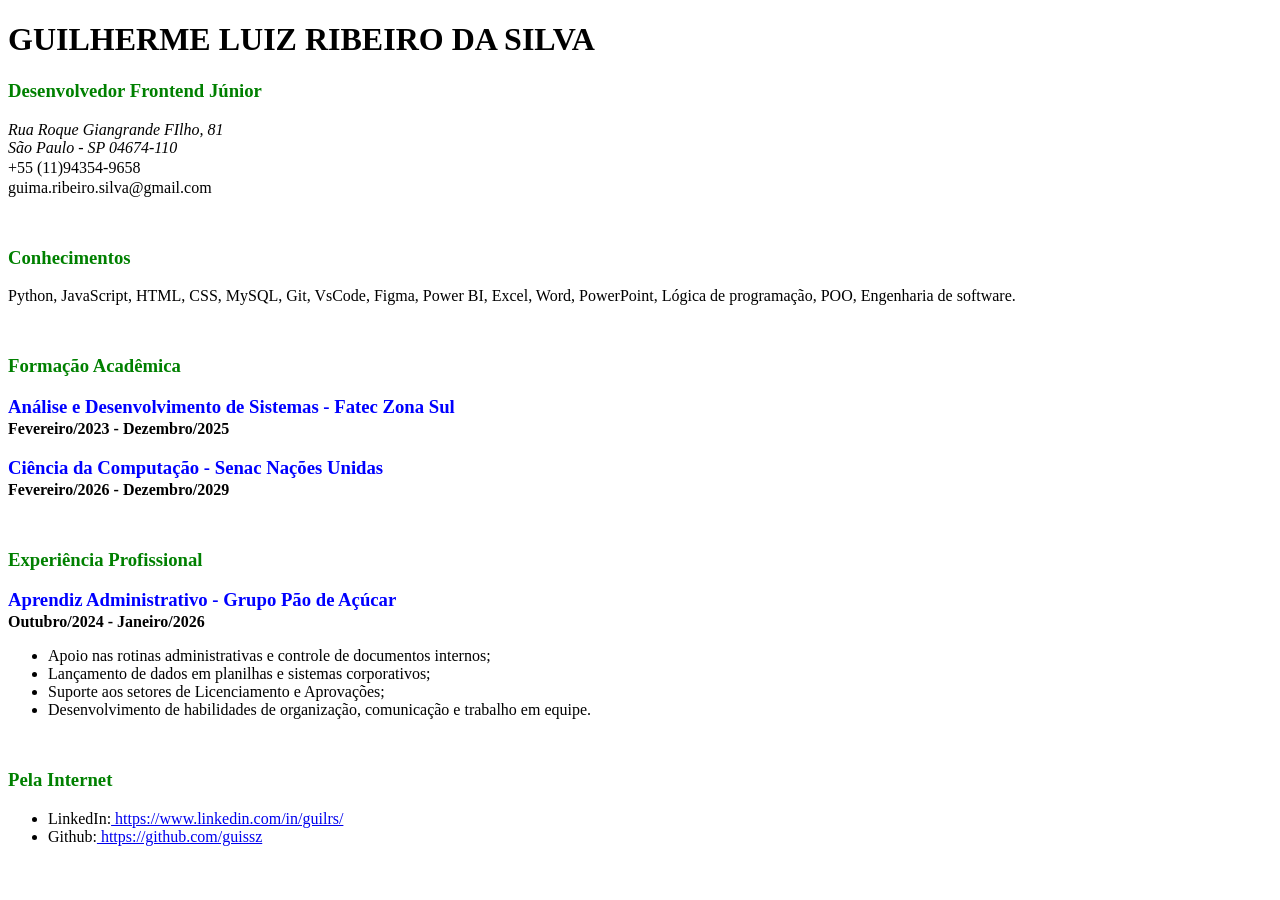
<file: projeto01-single-page-cv/index.html>
<!DOCTYPE html>
<html lang="pt-BR">
<head>
    <meta charset="UTF-8">
    <meta name="viewport" content="width=device-width, initial-scale=1.0">
    <title>Currículo</title>
    <meta name="description" content="Currículo online de Guilherme Silva, estudante de Análise e Desenvolvimento de Sistemas com foco em Frontend.">
    <meta name="keywords" content="currículo, frontend, desenvolvedor web, HTML, CSS, JavaScript">
    <meta name="author" content="Guilherme Silva">
    <meta name="robots" content="index, follow">
    <style>
        p {
            margin: 2px 0px 2px 0px
        }

        h2 {
            margin: 50px 0px 1px 0px;
        }
    </style>
</head>
<body>
    
    <header>
        <h1>GUILHERME LUIZ RIBEIRO DA SILVA</h1>
        <h3 style="color: green;">Desenvolvedor Frontend Júnior</h3>
        <address>
            Rua Roque Giangrande FIlho, 81 <br>
            São Paulo - SP 04674-110
        </address>
        <p>+55 (11)94354-9658</p>
        <p>guima.ribeiro.silva@gmail.com</p>
    </header>

    <main>
        <section>
            <h3 style="color: green; margin-top: 50px;">Conhecimentos</h3>
            <p>Python, JavaScript, HTML, CSS, MySQL, Git, VsCode, Figma, Power BI, Excel, Word, PowerPoint, Lógica de programação, POO, Engenharia de software.</p>
        </section>
        <section>
            <h3 style="color: green; margin-top: 50px;">Formação Acadêmica</h3>
            <h3 style="color: blue; margin-bottom: 1px;">Análise e Desenvolvimento de Sistemas - Fatec Zona Sul</h3>
            <p style="font-weight: bold;">Fevereiro/2023 - Dezembro/2025</p>
            <h3 style="color: blue; margin-bottom: 1px;">Ciência da Computação - Senac Nações Unidas</h3>
            <p style="font-weight: bold;">Fevereiro/2026 - Dezembro/2029</p>
        </section>
        <section>
            <h3 style="color: green; margin-top: 50px;">Experiência Profissional</h3>
            <h3 style="color: blue; margin-bottom: 1px;">Aprendiz Administrativo - Grupo Pão de Açúcar</h3>
            <p style="font-weight: bold;">Outubro/2024 - Janeiro/2026</p>
            <ul>
                <li>Apoio nas rotinas administrativas e controle de documentos internos;</li>
                <li>Lançamento de dados em planilhas e sistemas corporativos;</li>
                <li>Suporte aos setores de Licenciamento e Aprovações;</li>
                <li>Desenvolvimento de habilidades de organização, comunicação e trabalho em equipe.</li>
            </ul>
        </section>
        <section>
            <h3 style="color: green; margin-top: 50px">Pela Internet</h3>
            <ul>
                <li>LinkedIn:<a href="https://www.linkedin.com/in/guilrs/"> https://www.linkedin.com/in/guilrs/</a></li>
                <li>Github:<a href="https://github.com/guissz"> https://github.com/guissz</a></li>
            </ul>
        </section>
    </main>

</body>
</html>
</file>
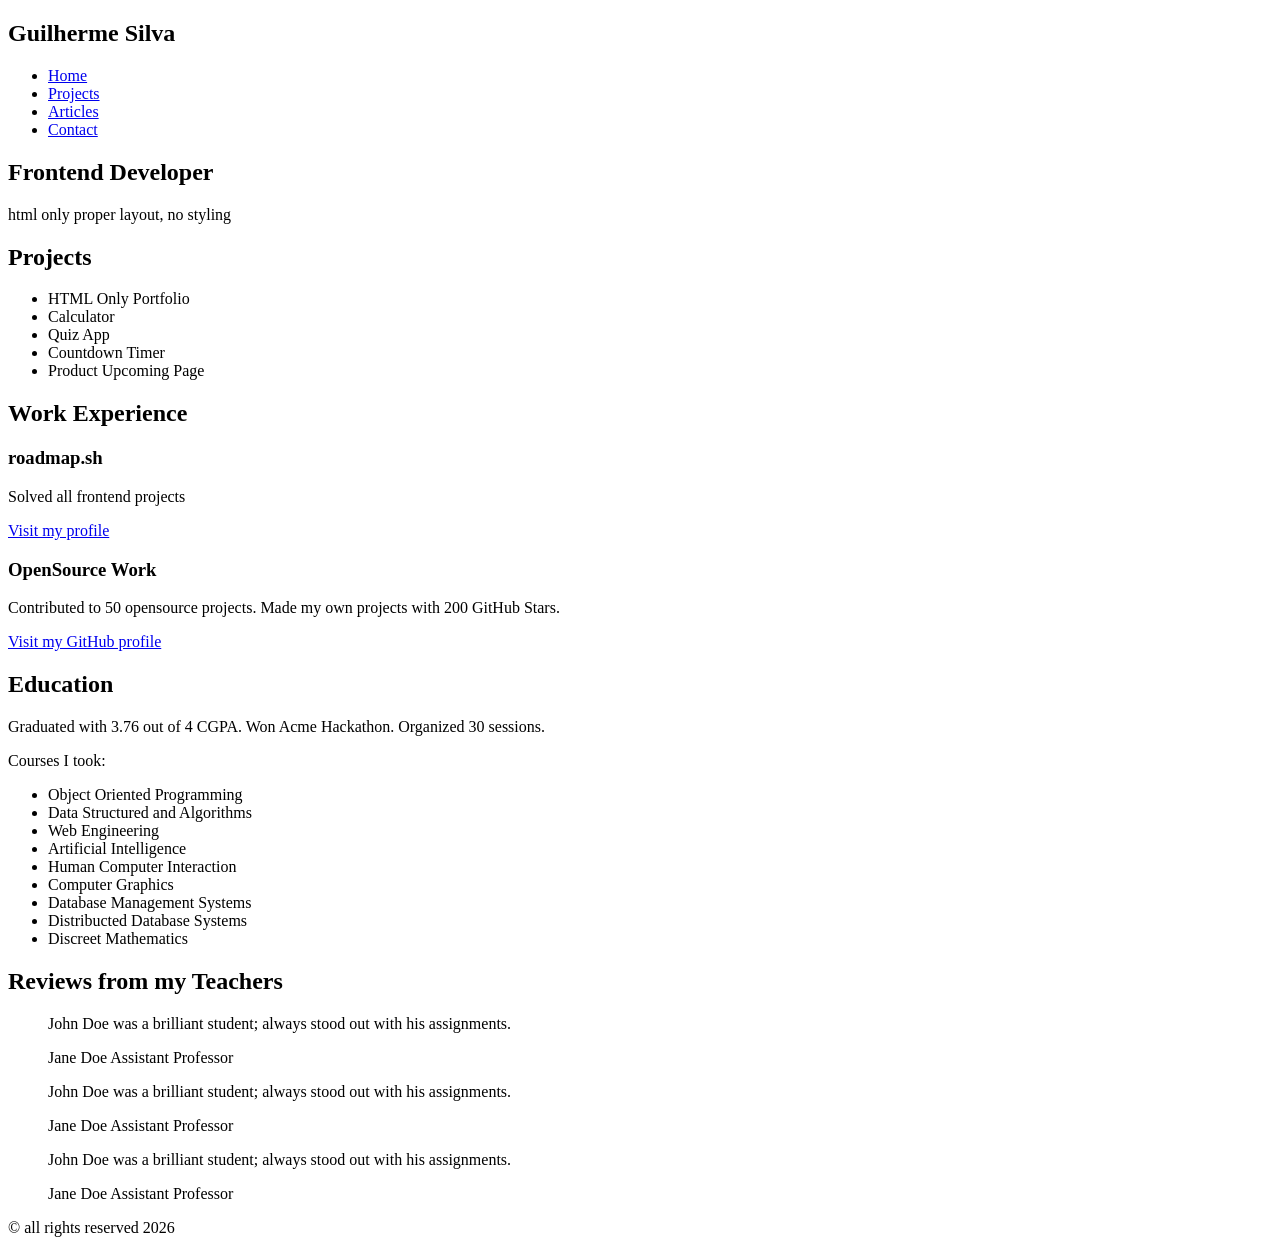
<file: projeto02-basic-html-website/index.html>
<!DOCTYPE html>
<html lang="pt-BR">
<head>
    <meta charset="UTF-8">
    <meta name="viewport" content="width=device-width, initial-scale=1.0">
    <title>Basic HTML Website</title>
    <meta name="description" content="Portfólio de Guilherme Silva com projetos de HTML, CSS e JavaScript.">
</head>
<body>
    <header id="header">
        <h2>Guilherme Silva</h2>
        <nav>
            <ul>
                <li><a href="index.html">Home</a></li>
                <li><a href="projects.html">Projects</a></li>
                <li><a href="articles.html">Articles</a></li>
                <li><a href="contact.html">Contact</a></li>
            </ul>
        </nav>
    </header>
    <main>
        <section id="hero">
            <div class="hero-content">
                <h1>Frontend Developer</h1>
                <p>html only proper layout, no styling</p>
            </div>
        </section>
        <section id="projects">
            <div class="projects-content">
                <h2>Projects</h2>
                <ul>
                    <li>HTML Only Portfolio</li>
                    <li>Calculator</li>
                    <li>Quiz App</li>
                    <li>Countdown Timer</li>
                    <li>Product Upcoming Page</li>
                </ul>
            </div>
        </section>
        <section id="work-experience">
            <h2>Work Experience</h2>
            <div class="work-content">
                <h3>roadmap.sh</h3>
                <p>Solved all frontend projects</p>
                <a href="https://roadmap.sh/u/guilrs" target="_blank">Visit my profile</a>
            </div>
            <div class="work-content">
                <h3>OpenSource Work</h3>
                <p>Contributed to 50 opensource projects. Made my own projects with 200 GitHub Stars.</p>
                <a href="https://github.com/guissz" target="_blank">Visit my GitHub profile</a>
            </div>
        </section>
        <section id="education">
            <h2>Education</h2>
            <p>Graduated with 3.76 out of 4 CGPA. Won Acme Hackathon. Organized 30 sessions.</p>
            <p>Courses I took:</p>
            <ul>
                <li>Object Oriented Programming</li>
                <li>Data Structured and Algorithms</li>
                <li>Web Engineering</li>
                <li>Artificial Intelligence</li>
                <li>Human Computer Interaction</li>
                <li>Computer Graphics</li>
                <li>Database Management Systems</li>
                <li>Distribucted Database Systems</li>
                <li>Discreet Mathematics</li>
            </ul>
        </section>
        <section id="reviews">
            <h2>Reviews from my Teachers</h2>
            <div class="review-card">
                <blockquote>
                    <p>John Doe was a brilliant student; always stood out with his assignments.</p>
                    <span>Jane Doe</span>
                    <span>Assistant Professor</span>
                </blockquote>
            </div>
            <div class="review-card">
                <blockquote>
                    <p>John Doe was a brilliant student; always stood out with his assignments.</p>
                    <span>Jane Doe</span>
                    <span>Assistant Professor</span>
                </blockquote>
            </div>
            <div class="review-card">
                <blockquote>
                    <p>John Doe was a brilliant student; always stood out with his assignments.</p>
                    <span>Jane Doe</span>
                    <span>Assistant Professor</span>
                </blockquote>
            </div>
        </section>
    </main>
    <footer>
        <p>&copy; all rights reserved 2026</p>
    </footer>
</body>
</html>
</file>
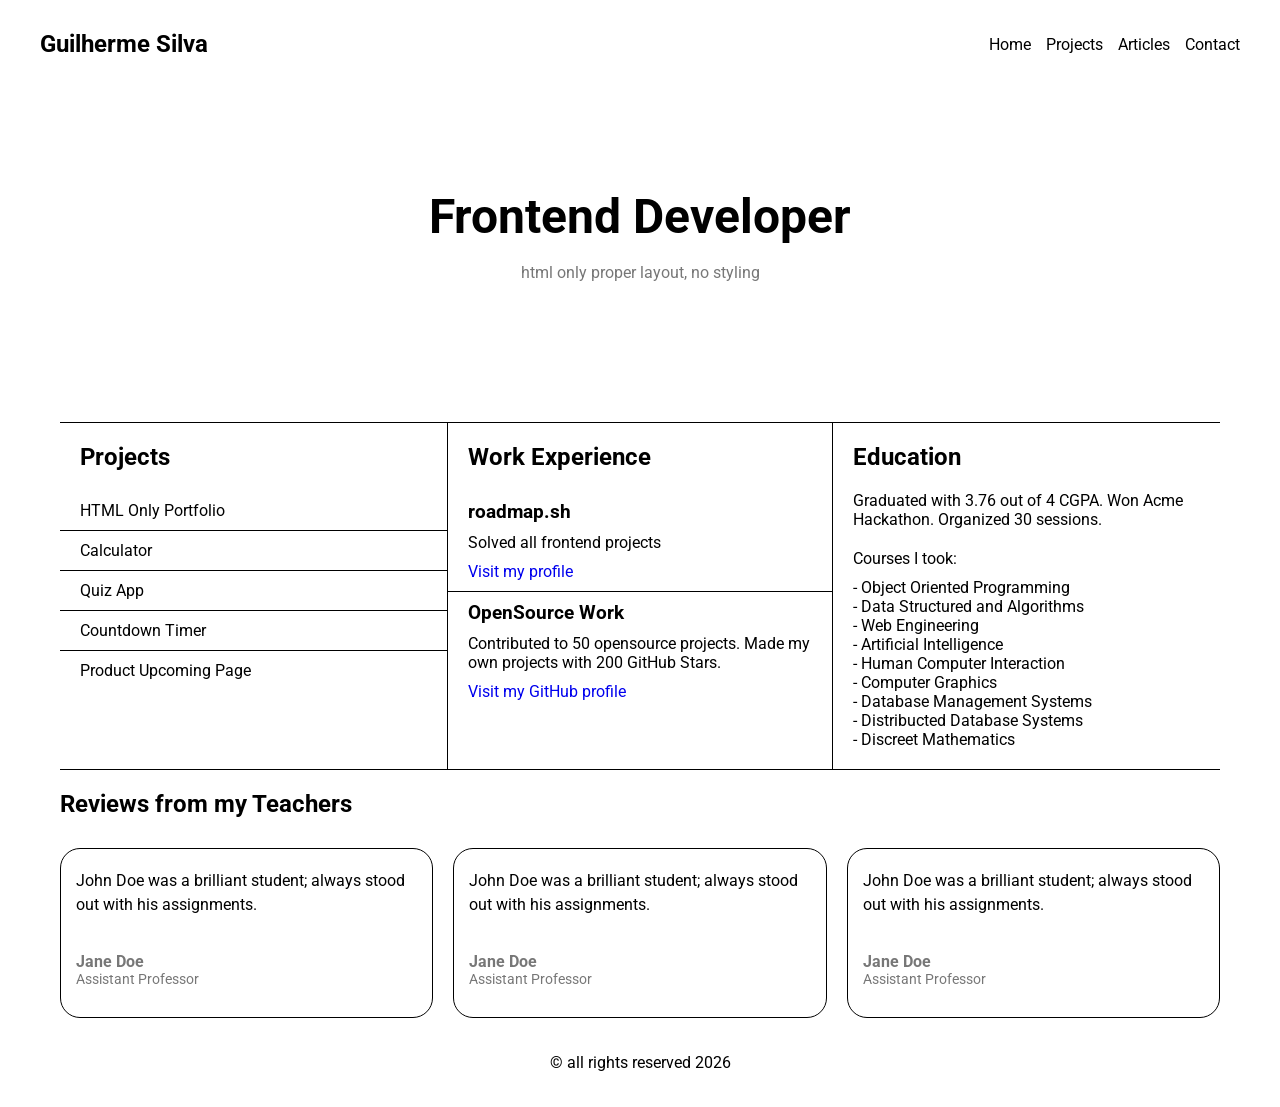
<file: projeto03-personal-portfolio/index.html>
<!DOCTYPE html>
<html lang="pt-BR">
<head>
    <meta charset="UTF-8">
    <meta name="viewport" content="width=device-width, initial-scale=1.0">
    <title>Basic HTML Website</title>
    <meta name="description" content="Portfólio de Guilherme Silva com projetos de HTML, CSS e JavaScript.">
    <link rel="stylesheet" href="style.css">
</head>
<body>
    <header id="header" class="container">
        <h2>Guilherme Silva</h2>
        <nav>
            <ul>
                <li><a href="index.html">Home</a></li>
                <li><a href="projects.html">Projects</a></li>
                <li><a href="articles.html">Articles</a></li>
                <li><a href="contact.html">Contact</a></li>
            </ul>
        </nav>
    </header>
    <main class="container">
        <section id="hero">
            <div class="hero-content">
                <h1>Frontend Developer</h1>
                <p>html only proper layout, no styling</p>
            </div>
        </section>
        <div class="grid-layout">
            <section id="projects">
                <div class="projects-content">
                    <h2>Projects</h2>
                    <ul>
                        <li>HTML Only Portfolio</li>
                        <li>Calculator</li>
                        <li>Quiz App</li>
                        <li>Countdown Timer</li>
                        <li>Product Upcoming Page</li>
                    </ul>
                </div>
            </section>
            <section id="work-experience">
                <h2>Work Experience</h2>
                <div class="work-content">
                    <h3>roadmap.sh</h3>
                    <p>Solved all frontend projects</p>
                    <a href="https://roadmap.sh/u/guilrs" target="_blank">Visit my profile</a>
                </div>
                <div class="work-content">
                    <h3>OpenSource Work</h3>
                    <p>Contributed to 50 opensource projects. Made my own projects with 200 GitHub Stars.</p>
                    <a href="https://github.com/guissz" target="_blank">Visit my GitHub profile</a>
                </div>
            </section>
            <section id="education">
                <div class="education-content">
                    <h2>Education</h2>
                    <p>Graduated with 3.76 out of 4 CGPA. Won Acme Hackathon. Organized 30 sessions.</p>
                    <p>Courses I took:</p>
                    <ul>
                        <li>Object Oriented Programming</li>
                        <li>Data Structured and Algorithms</li>
                        <li>Web Engineering</li>
                        <li>Artificial Intelligence</li>
                        <li>Human Computer Interaction</li>
                        <li>Computer Graphics</li>
                        <li>Database Management Systems</li>
                        <li>Distribucted Database Systems</li>
                        <li>Discreet Mathematics</li>
                    </ul>
                </div>
            </section>
        </div>
        <section id="reviews">
            <h2>Reviews from my Teachers</h2>
            <div class="cards">
                <div class="review-card">
                    <blockquote>
                        <p>John Doe was a brilliant student; always stood out with his assignments.</p>
                        <span>Jane Doe</span>
                        <span>Assistant Professor</span>
                    </blockquote>
                </div>
                <div class="review-card">
                    <blockquote>
                        <p>John Doe was a brilliant student; always stood out with his assignments.</p>
                        <span>Jane Doe</span>
                        <span>Assistant Professor</span>
                    </blockquote>
                </div>
                <div class="review-card">
                    <blockquote>
                        <p>John Doe was a brilliant student; always stood out with his assignments.</p>
                        <span>Jane Doe</span>
                        <span>Assistant Professor</span>
                    </blockquote>
                </div>
            </div>
        </section>
    </main>
    <footer id="footer">
        <p>&copy; all rights reserved 2026</p>
    </footer>
</body>
</html>
</file>
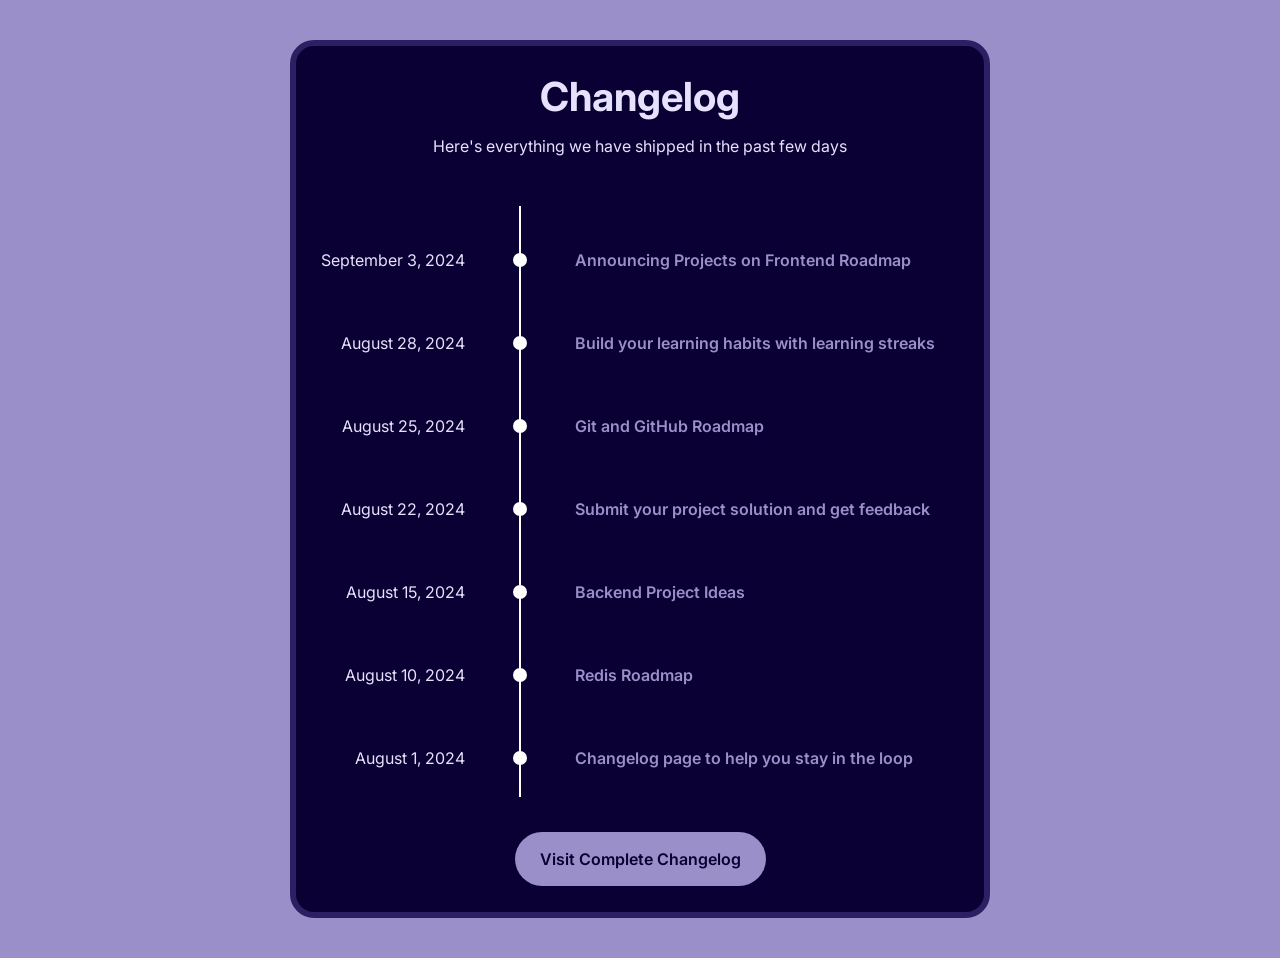
<file: projeto04-changelog-component/index.html>
<!DOCTYPE html>
<html lang="pt-BR">
<head>
    <meta charset="UTF-8">
    <meta name="viewport" content="width=device-width, initial-scale=1.0">
    <title>Changelog Component</title>
    <link rel="stylesheet" href="style.css">
</head>
<body>
    <div class="changelog">
        <h1>Changelog</h1>
        <p>Here's everything we have shipped in the past few days</p>
        <div class="timeline">
            <div class="item">
                <p class="date">September 3, 2024</p>
                <span class="dot"></span>
                <p class="log">Announcing Projects on Frontend Roadmap</p>
            </div>
            <div class="item">
                <p class="date">August 28, 2024</p>
                <span class="dot"></span>
                <p class="log">Build your learning habits with learning streaks</p>
            </div>
            <div class="item">
                <p class="date">August 25, 2024</p>
                <span class="dot"></span>
                <p class="log">Git and GitHub Roadmap</p>
            </div>
            <div class="item">
                <p class="date">August 22, 2024</p>
                <span class="dot"></span>
                <p class="log">Submit your project solution and get feedback</p>
            </div>
            <div class="item">
                <p class="date">August 15, 2024</p>
                <span class="dot"></span>
                <p class="log">Backend Project Ideas</p>
            </div>
            <div class="item">
                <p class="date">August 10, 2024</p>
                <span class="dot"></span>
                <p class="log">Redis Roadmap</p>
            </div>
            <div class="item">
                <p class="date">August 1, 2024</p>
                <span class="dot"></span>
                <p class="log">Changelog page to help you stay in the loop</p>
            </div>
        </div>
        <a href="#" class="button">Visit Complete Changelog</a>
    </div>
</body>
</html>
</file>
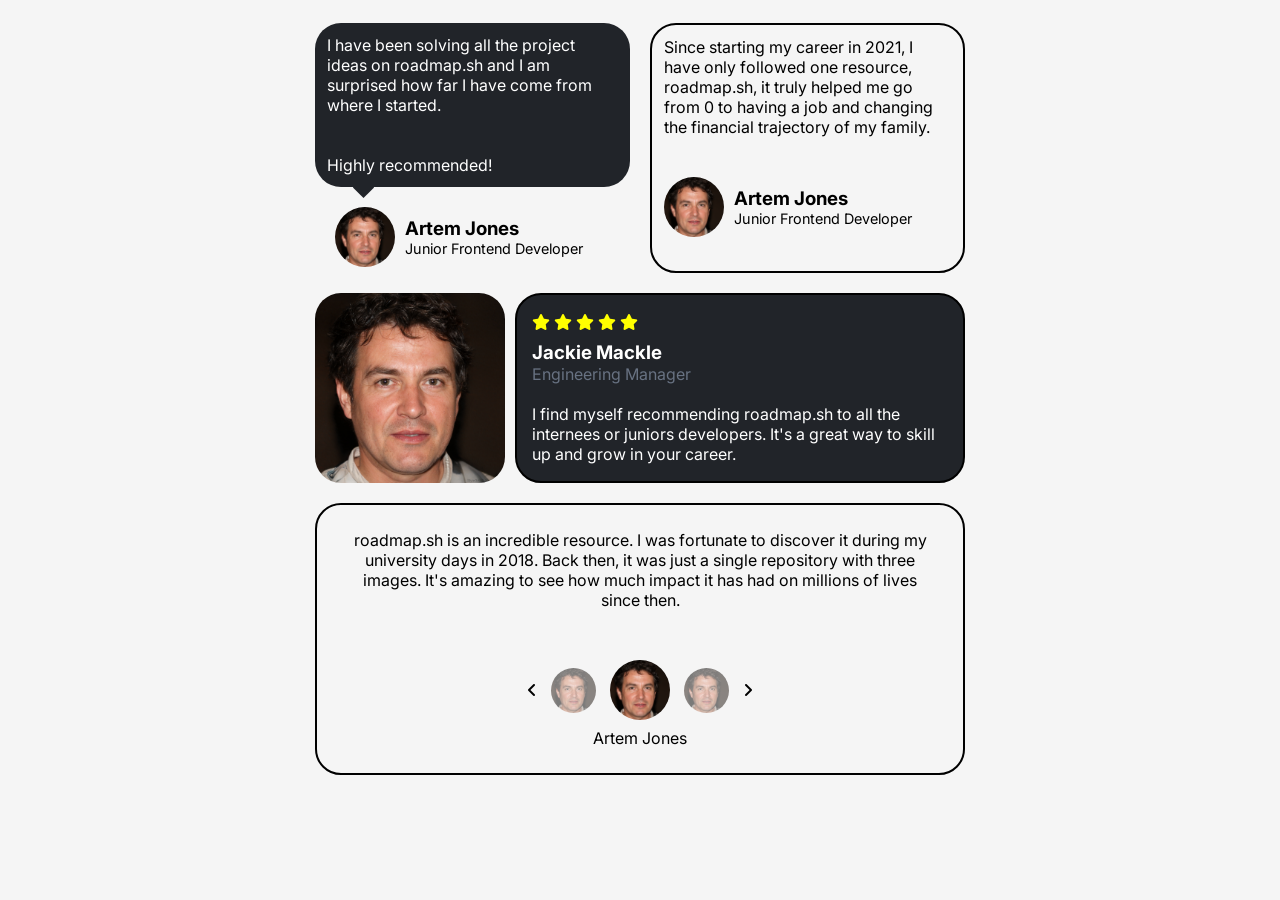
<file: projeto05-testimonial-cards/index.html>
<!DOCTYPE html>
<html lang="pt-BR">
<head>
    <meta charset="UTF-8">
    <meta name="viewport" content="width=device-width, initial-scale=1.0">
    <title>Testimonial Cards</title>
    <link rel="stylesheet" href="https://cdnjs.cloudflare.com/ajax/libs/font-awesome/6.7.2/css/all.min.css">
    <link rel="stylesheet" href="style.css">
</head>
<body>
    <div class="testimonial">
        <div class="card1">
            <div class="card-content">
                <p>I have been solving all the project ideas on roadmap.sh and I am surprised how far
                I have come from where I started.</p><br><br>
                <p>Highly recommended!</p>
            </div>
            <div class="profile">
                <img src="image.png" alt="profile picture">
                <div class="details">
                    <h3>Artem Jones</h3>
                    <p>Junior Frontend Developer</p>
                </div>
            </div>
        </div>
        <div class="card2">
            <div class="card-content">
                <p>Since starting my career in 2021, I have only followed one resource, roadmap.sh, it truly
                helped me go from 0 to having a job and changing the financial trajectory of my family.</p>
                <div class="profile">
                    <img src="image.png" alt="profile picture">
                    <div class="details">
                        <h3>Artem Jones</h3>
                        <p>Junior Frontend Developer</p>
                    </div>
                </div>
            </div>
        </div>
        <div class="card3">
            <img src="image.png" alt="profile picture">
            <div class="card-content">
                <div class="rating">
                    <i class="fa-solid fa-star"></i>
                    <i class="fa-solid fa-star"></i>
                    <i class="fa-solid fa-star"></i>
                    <i class="fa-solid fa-star"></i>
                    <i class="fa-solid fa-star"></i>
                </div>
                <h3>Jackie Mackle</h3>
                <p>Engineering Manager</p><br>
                <p>I find myself recommending roadmap.sh to all the internees or juniors developers.
                It's a great way to skill up and grow in your career.</p>
            </div>
        </div>
        <div class="card4">
            <div class="card-content">
                <p>roadmap.sh is an incredible resource. I was fortunate to discover it during my university days
                in 2018. Back then, it was just a single repository with three images. It's amazing to see how much
                impact it has had on millions of lives since then.</p>
            </div>
            <div class="slider">
                <i class="fa-solid fa-angle-left"></i>
                <img src="image.png" alt="profile picture" class="unfocused">
                <img src="image.png" alt="profile picture" class="focused">
                <img src="image.png" alt="profile picture" class="unfocused">
                <i class="fa-solid fa-angle-right"></i>
            </div>
            <span>Artem Jones</span>
        </div>
    </div>
</body>
</html>
</file>
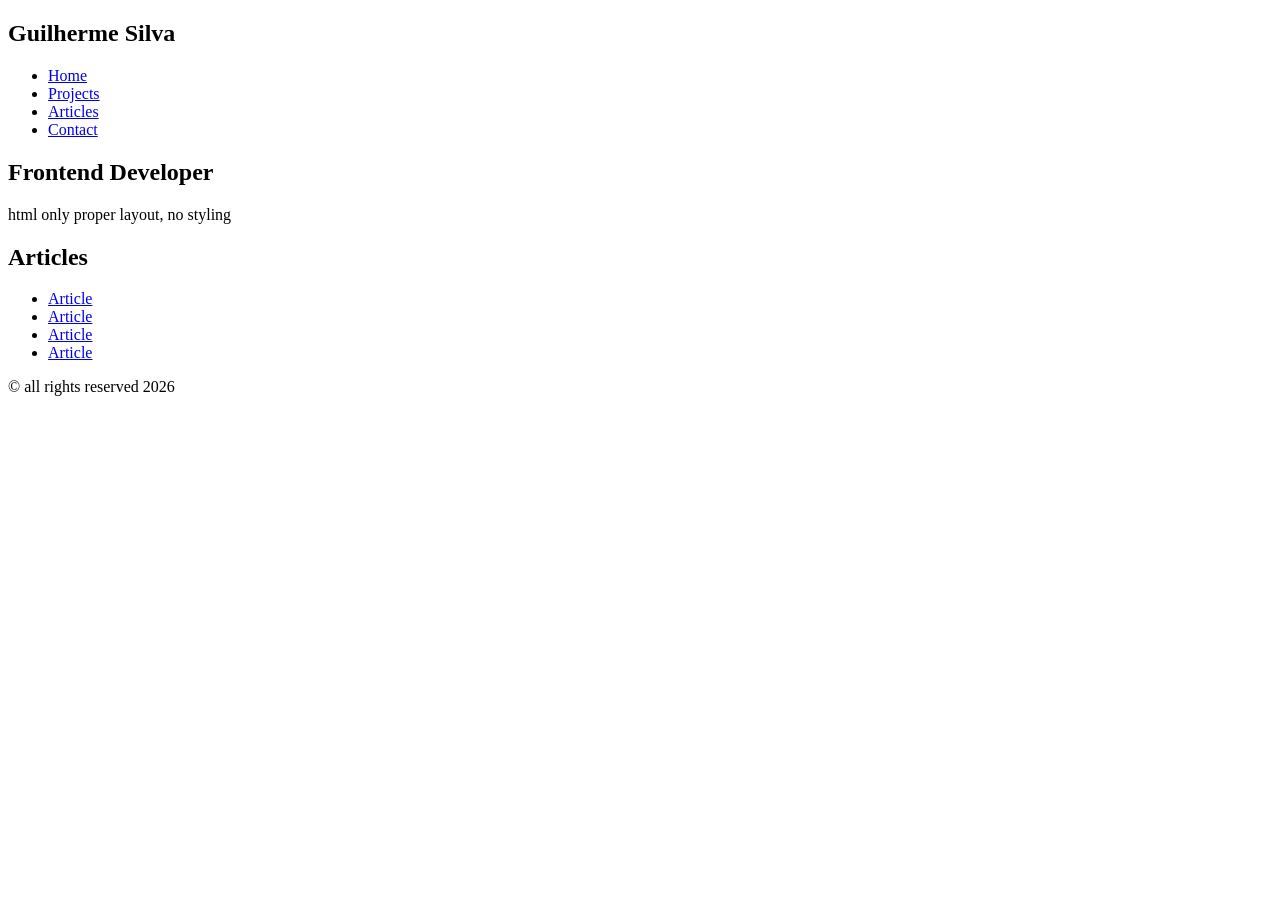
<file: projeto02-basic-html-website/articles.html>
<!DOCTYPE html>
<html lang="pt-BR">
<head>
    <meta charset="UTF-8">
    <meta name="viewport" content="width=device-width, initial-scale=1.0">
    <title>Articles</title>
</head>
<body>
    <header id="header">
        <h2>Guilherme Silva</h2>
        <nav>
            <ul>
                <li><a href="index.html">Home</a></li>
                <li><a href="projects.html">Projects</a></li>
                <li><a href="articles.html">Articles</a></li>
                <li><a href="contact.html">Contact</a></li>
            </ul>
        </nav>
    </header>
    <main>
        <section id="hero">
            <div class="hero-content">
                <h1>Frontend Developer</h1>
                <p>html only proper layout, no styling</p>
            </div>
        </section>
        <section id="articles">
            <h2>Articles</h2>
            <div>
                <ul>
                    <li><a href="#">Article</a></li>
                    <li><a href="#">Article</a></li>
                    <li><a href="#">Article</a></li>
                    <li><a href="#">Article</a></li>
                </ul>
            </div>
        </section>
    </main>
    <footer>
        <p>&copy; all rights reserved 2026</p>
    </footer>
</body>
</html>
</file>
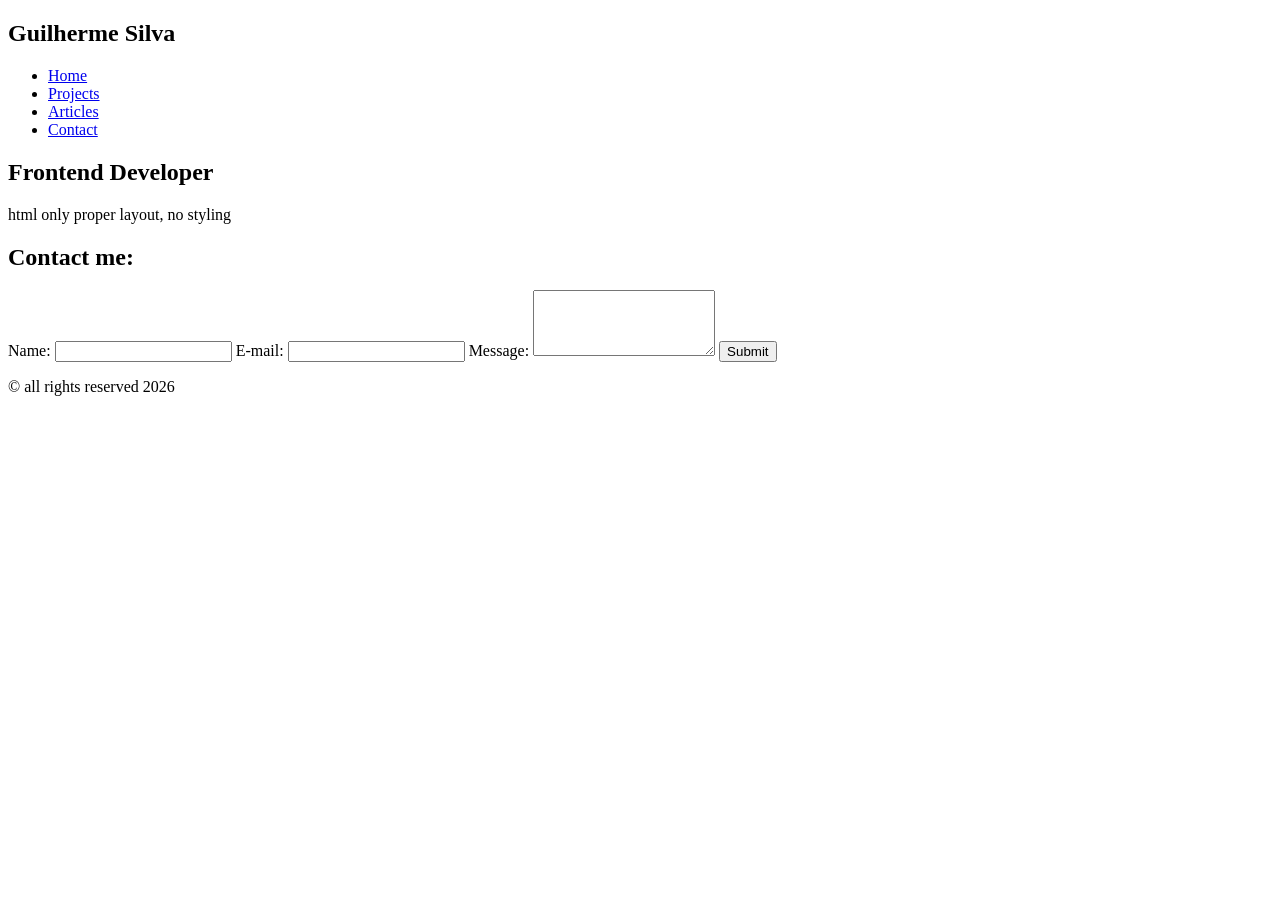
<file: projeto02-basic-html-website/contact.html>
<!DOCTYPE html>
<html lang="en">
<head>
    <meta charset="UTF-8">
    <meta name="viewport" content="width=device-width, initial-scale=1.0">
    <title>Contact</title>
</head>
<body>
    <header id="header">
        <h2>Guilherme Silva</h2>
        <nav>
            <ul>
                <li><a href="index.html">Home</a></li>
                <li><a href="projects.html">Projects</a></li>
                <li><a href="articles.html">Articles</a></li>
                <li><a href="contact.html">Contact</a></li>
            </ul>
        </nav>
    </header>
    <main>
        <section id="hero">
            <div class="hero-content">
                <h1>Frontend Developer</h1>
                <p>html only proper layout, no styling</p>
            </div>
        </section>
        <section id="contact">
            <h2>Contact me:</h2>
            <form action="#" class="contact-form">
                <label for="name">Name:</label>
                <input type="text" name="name" id="name" required>
                <label for="email">E-mail:</label>
                <input type="email" name="email" id="email" required>
                <label for="message">Message:</label>
                <textarea name="message" id="message" rows="4" required></textarea>
                <button type="submit">Submit</button>
            </form>
        </section>
    </main>
    <footer>
        <p>&copy; all rights reserved 2026</p>
    </footer>
</body>
</html>
</file>
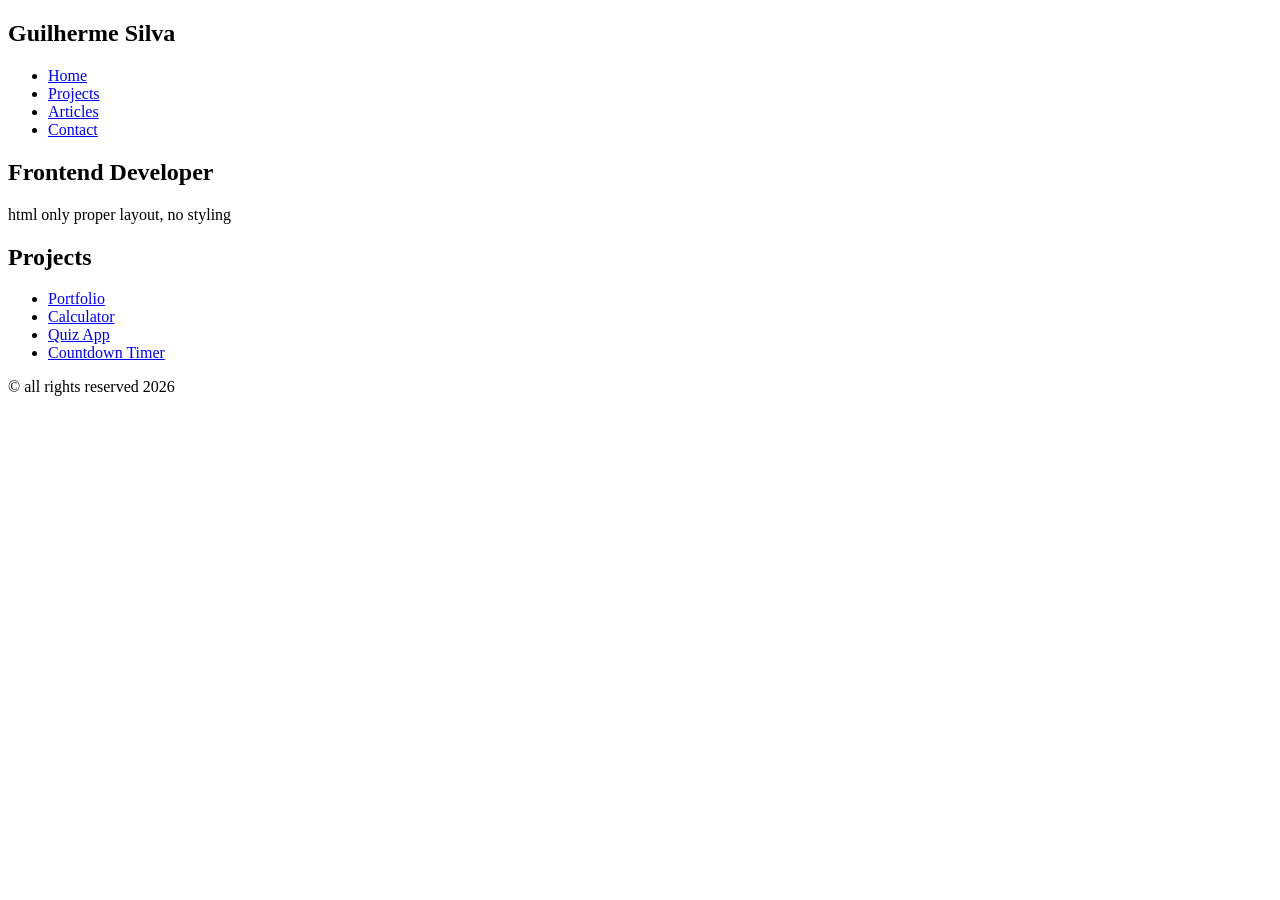
<file: projeto02-basic-html-website/projects.html>
<!DOCTYPE html>
<html lang="pt-BR">
<head>
    <meta charset="UTF-8">
    <meta name="viewport" content="width=device-width, initial-scale=1.0">
    <title>Projects</title>
</head>
<body>
    <header id="header">
        <h2>Guilherme Silva</h2>
        <nav>
            <ul>
                <li><a href="index.html">Home</a></li>
                <li><a href="projects.html">Projects</a></li>
                <li><a href="articles.html">Articles</a></li>
                <li><a href="contact.html">Contact</a></li>
            </ul>
        </nav>
    </header>
    <main>
        <section id="hero">
            <div class="hero-content">
                <h1>Frontend Developer</h1>
                <p>html only proper layout, no styling</p>
            </div>
        </section>
        <section id="projects">
            <h2>Projects</h2>
            <ul>
                <li><a href="#">Portfolio</a></li>
                <li><a href="#">Calculator</a></li>
                <li><a href="#">Quiz App</a></li>
                <li><a href="#">Countdown Timer</a></li>
            </ul>
        </section>
    </main>
    <footer>
        <p>&copy; all rights reserved 2026</p>
    </footer>
</body>
</html>
</file>
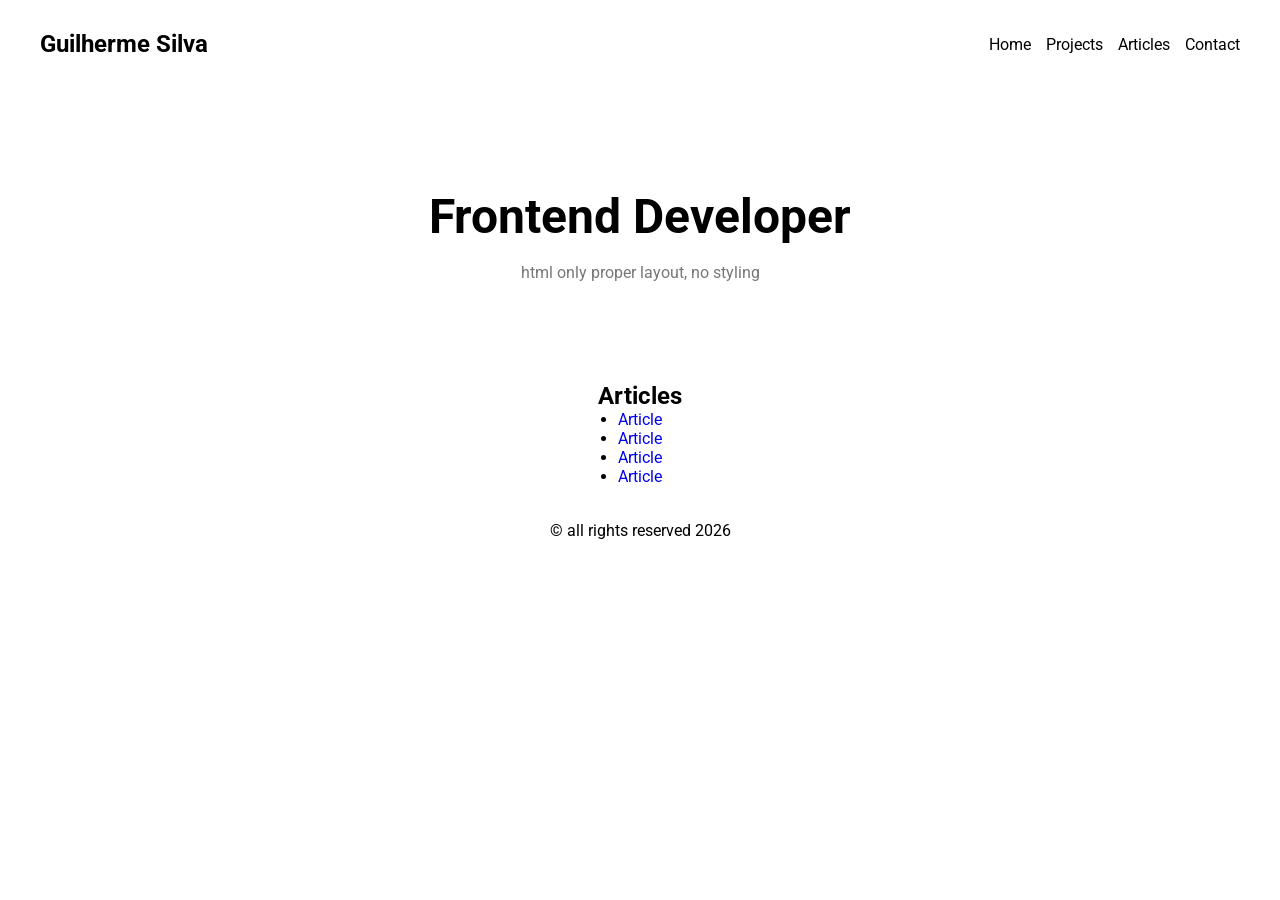
<file: projeto03-personal-portfolio/articles.html>
<!DOCTYPE html>
<html lang="pt-BR">
<head>
    <meta charset="UTF-8">
    <meta name="viewport" content="width=device-width, initial-scale=1.0">
    <title>Articles</title>
    <link rel="stylesheet" href="style.css">
</head>
<body>
    <header id="header" class="container">
        <h2>Guilherme Silva</h2>
        <nav>
            <ul>
                <li><a href="index.html">Home</a></li>
                <li><a href="projects.html">Projects</a></li>
                <li><a href="articles.html">Articles</a></li>
                <li><a href="contact.html">Contact</a></li>
            </ul>
        </nav>
    </header>
    <main class="container">
        <section id="hero">
            <div class="hero-content">
                <h1>Frontend Developer</h1>
                <p>html only proper layout, no styling</p>
            </div>
        </section>
        <section id="articles">
            <h2>Articles</h2>
            <div>
                <ul>
                    <li><a href="#">Article</a></li>
                    <li><a href="#">Article</a></li>
                    <li><a href="#">Article</a></li>
                    <li><a href="#">Article</a></li>
                </ul>
            </div>
        </section>
    </main>
    <footer id="footer">
        <p>&copy; all rights reserved 2026</p>
    </footer>
</body>
</html>
</file>
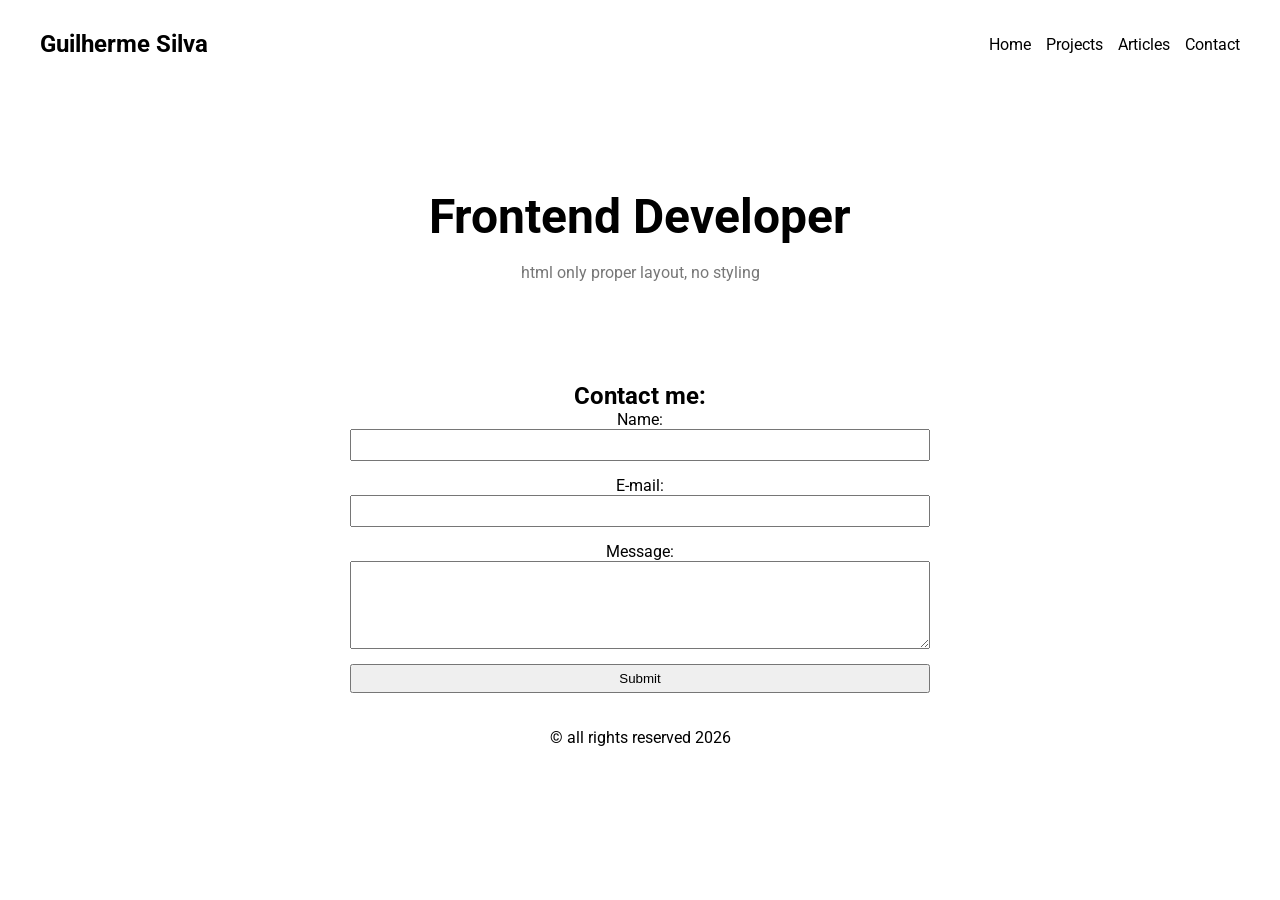
<file: projeto03-personal-portfolio/contact.html>
<!DOCTYPE html>
<html lang="en">
<head>
    <meta charset="UTF-8">
    <meta name="viewport" content="width=device-width, initial-scale=1.0">
    <title>Contact</title>
    <link rel="stylesheet" href="style.css">
</head>
<body>
    <header id="header" class="container">
        <h2>Guilherme Silva</h2>
        <nav>
            <ul>
                <li><a href="index.html">Home</a></li>
                <li><a href="projects.html">Projects</a></li>
                <li><a href="articles.html">Articles</a></li>
                <li><a href="contact.html">Contact</a></li>
            </ul>
        </nav>
    </header>
    <main class="container">
        <section id="hero">
            <div class="hero-content">
                <h1>Frontend Developer</h1>
                <p>html only proper layout, no styling</p>
            </div>
        </section>
        <section id="contact">
            <h2>Contact me:</h2>
            <form action="#" class="contact-form">
                <label for="name">Name:</label>
                <input type="text" name="name" id="name" required>
                <label for="email">E-mail:</label>
                <input type="email" name="email" id="email" required>
                <label for="message">Message:</label>
                <textarea name="message" id="message" rows="4" required></textarea>
                <button type="submit">Submit</button>
            </form>
        </section>
    </main>
    <footer id="footer">
        <p>&copy; all rights reserved 2026</p>
    </footer>
</body>
</html>
</file>
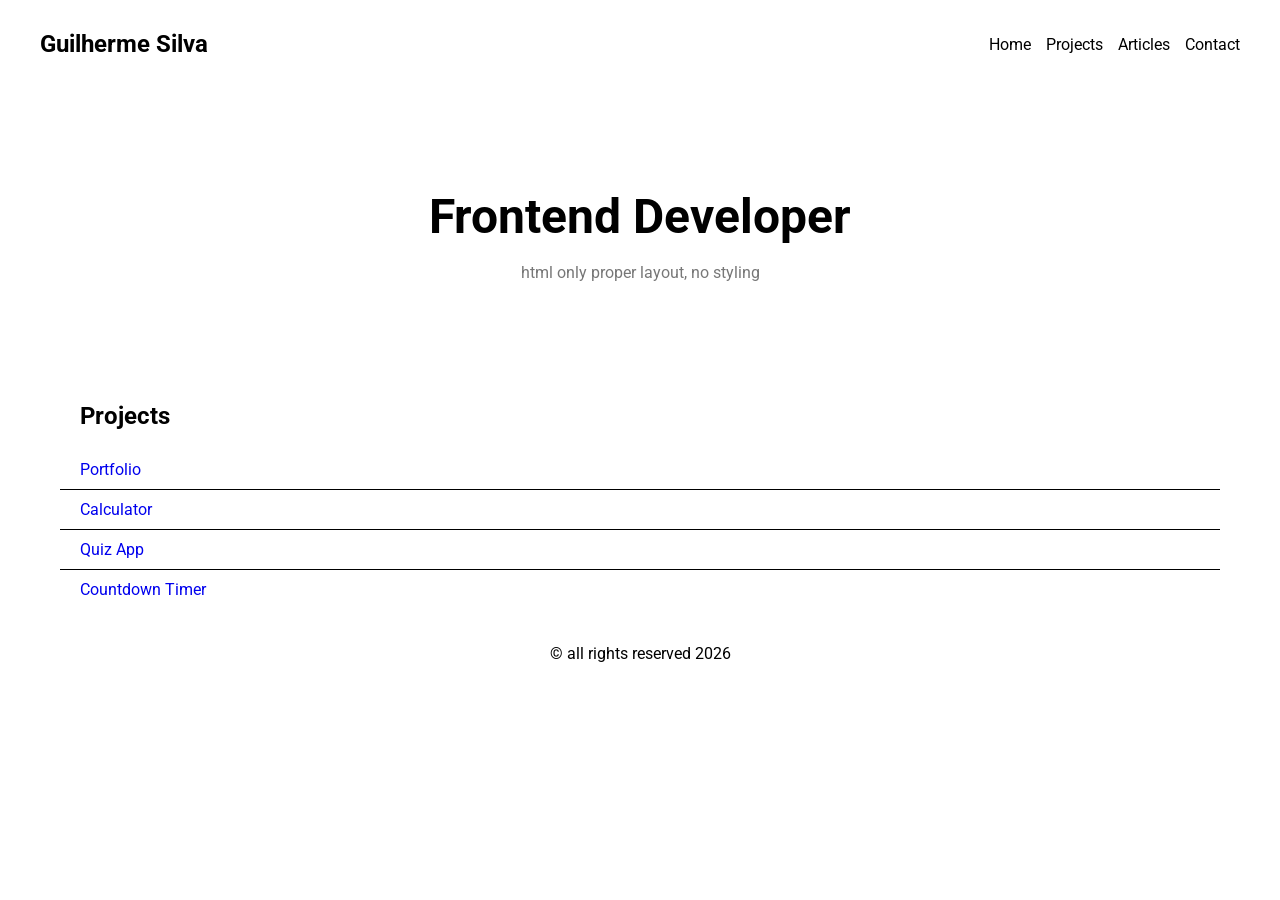
<file: projeto03-personal-portfolio/projects.html>
<!DOCTYPE html>
<html lang="pt-BR">
<head>
    <meta charset="UTF-8">
    <meta name="viewport" content="width=device-width, initial-scale=1.0">
    <title>Projects</title>
    <link rel="stylesheet" href="style.css">
</head>
<body>
    <header id="header" class="container">
        <h2>Guilherme Silva</h2>
        <nav>
            <ul>
                <li><a href="index.html">Home</a></li>
                <li><a href="projects.html">Projects</a></li>
                <li><a href="articles.html">Articles</a></li>
                <li><a href="contact.html">Contact</a></li>
            </ul>
        </nav>
    </header>
    <main class="container">
        <section id="hero">
            <div class="hero-content">
                <h1>Frontend Developer</h1>
                <p>html only proper layout, no styling</p>
            </div>
        </section>
        <section id="projects">
            <h2>Projects</h2>
            <ul>
                <li><a href="#">Portfolio</a></li>
                <li><a href="#">Calculator</a></li>
                <li><a href="#">Quiz App</a></li>
                <li><a href="#">Countdown Timer</a></li>
            </ul>
        </section>
    </main>
    <footer id="footer">
        <p>&copy; all rights reserved 2026</p>
    </footer>
</body>
</html>
</file>
<file: projeto03-personal-portfolio/style.css>
@import url('https://fonts.googleapis.com/css2?family=Roboto:ital,wght@0,100..900;1,100..900&display=swap');

* {
    margin: 0;
    padding: 0;
    box-sizing: border-box;
    text-decoration: none;
}

body {
    font-family: 'Roboto', sans-serif;
}

main {
    display: block;
}

.container {
  max-width: 1200px;
  margin-left: auto;
  margin-right: auto;
  padding-left: 20px;
  padding-right: 20px;
  box-sizing: border-box;
}

#header {
    display: flex;
    justify-content: space-between;
    align-items: center;
    padding: 30px 0;
}

#header ul {
    display: flex;
    gap: 15px;
    list-style-type: none;
}

#header a {
    color: inherit;
}

.hero-content {
    display: flex;
    flex-direction: column;
    align-items: center;
    justify-content: center;
    padding: 100px;
}

.hero-content h1 {
    font-size: 3rem;
    margin-bottom: 18px;
}

.hero-content p {
    font-size: 1em;
    color: #777;
}

.grid-layout {
    display: grid;
    grid-template-columns: 1fr 1fr 1fr;
    border-top: 1px solid #000;      
    border-bottom: 1px solid #000;   
    margin-top: 40px;
}

#projects, #work-experience, #education {
    padding: 20px;
    box-sizing: border-box;
}

#projects {
    padding: 0;
}

#projects h2 {
    padding: 20px;
}

#projects ul {
    list-style: none;
    margin: 0;
    padding: 0;
}

#projects li {
    padding: 10px 20px;
    border-bottom: 1px solid #000;
}

#projects li:last-child {
    border-bottom: none;
}

#work-experience {
    border-left: 1px solid #000;
    border-right: 1px solid #000;
    padding: 0;
}

#work-experience div:last-child {
    border-bottom: none;
}

#work-experience h2 {
    padding: 20px;
}

.work-content {
    padding: 10px 20px;
    border-bottom: 1px solid #000;
}

.work-content h3 {
    padding-bottom: 10px;
}

.work-content p {
    padding-bottom: 10px;
}

#education {
    padding: 0;
}

.education-content h2 {
    padding: 10px 0;
}

.education-content {
    padding: 10px 20px;
}

.education-content p {
    padding: 10px 0;
}

.education-content ul {
    list-style: none;
    padding-bottom: 10px;
}

.education-content li::before {
    content: "- ";
}

#reviews h2 {
    padding: 20px 0 30px 0;
}

.cards {
    display: flex;
    gap: 20px;
}

.review-card {
    border: 1px solid #000;
    border-radius: 20px;
    flex: 1;
    min-height: 170px;
    padding: 20px 15px;
}

.review-card blockquote {
    display: flex;
    flex-direction: column;
    justify-content: space-between;
    flex: 1;
    margin: 0;
}

.review-card p {
    line-height: 1.5;
}

.review-card span {
    color:#777;
    display: block;
    padding-top: 15px;
}

.review-card span:first-of-type {
    margin-top: 20px;
    font-weight: bold;
}

.review-card span:last-of-type {
    font-size: .9rem;
    padding: 0;
}

#footer {
    display: flex;
    align-items: center;
    justify-content: center;
    margin: 35px 0;
}

#articles {
    display: flex;
    flex-direction: column;
    align-items: center;
}

#contact h2{
    text-align: center;
    margin: 10px, 0;
}

#contact form {
    display: flex;
    flex-direction: column;
    align-items: center;
}

input, textarea {
    width: 50%;
    padding: 5px;
    margin-bottom: 15px;
    font-size: 1rem;
}

button {
    padding: 5px;
    width: 50%;
}

@media (max-width: 700px) {
    .container {
        max-width: 100%;
        width: 100%;
        padding: 0;
    }
    
    .grid-layout {
        display: block;
    }
    
    body {
        font-family: 'Roboto', sans-serif;
        font-size: 16px;
        display: flex;
        flex-direction: column;
    }
    
    #header {
        display: flex;
        flex-direction: column;
    }

    #header h2 {
        padding: 20px 0;
    }

    .hero-content {
        padding: 0px;
    }

    .hero-content h1 {
        font-size: 2.1rem;
        margin-bottom: 0;
    }

    .hero-content {
        font-size: 1.3em;
    }

    main h2 {
        text-align: center;
    }
    
    #projects h2 {
        padding: 10px;
    }
    
    #projects li {
        background-color: #ccc;
    }
    
    #projects li:first-child {
        border-top: 1px solid #000;
    }

    #work-experience {
        border: 0;
        border-top: 1px solid #000;
        border-bottom: 1px solid #000;
    }

    #work-experience h2 {
        border-bottom: 1px solid #000;
        padding: 10px;
    }

    .work-content {
        background-color: #ccc;
    }

    .cards {
        display: flex;
        flex-direction: column;
        align-items: center;
    }

    .review-card {
        max-width: 50%;
    }
}
</file>
<file: projeto04-changelog-component/style.css>
@import url('https://fonts.googleapis.com/css2?family=Inter:ital,opsz,wght@0,14..32,100..900;1,14..32,100..900&display=swap');

:root {
    --primary: #0A0033;
    --secondary: #2C1F63;
    --background: #9A8FC9;
    --date: #E6E1FC;
    --log: #5B4D96;
    --font: "Inter", sans-serif;
}

* {
    margin: 0;
    padding: 0;
    box-sizing: border-box;
}

body {
    background-color: var(--background);
    font-family: var(--font);
    display: flex;
    flex-direction: column;
    align-items: center;
    justify-content: center;
}

.changelog {
    background-color: #0A0033;
    max-width: 700px;
    width: 100%;
    display: flex;
    flex-direction: column;
    align-items: center;
    padding: 26px 0;
    color: #fff;
    margin: 40px 0;
    color: var(--date);
    border-radius: 24px;
    border: 6px solid var(--secondary);
    position: relative;
}

.changelog h1 {
    font-size: 2.5rem;
    margin-bottom: 15px;
}

.timeline {
    position: relative;
    display: flex;
    flex-direction: column;
    gap: 35px;
    width: 100%;
    max-width: 650px;
    margin: 80px 0 50px 0;
}

.timeline::before {
    content: '';
    position: absolute;
    left: 205px;
    transform: translateX(-50%);
    top: -30px;
    bottom: -15px;
    width: 2px;
    background: #fff;
}

.item {
    display: grid;
    grid-template-columns: 170px 30px 1fr;
    align-items: center;
    column-gap: 20px;
    padding: 14px 0;
}

.date {
    color: var(--date);
    text-align: right;
    padding-right: 20px;
}

.log {
    color: #9A8FC9;
    font-weight: 600;
    padding-left: 20px;
}

.dot {
    width: 14px;
    height: 14px;
    background: white;
    border-radius: 50%;
    justify-self: center;
    z-index: 2;
}

.button {
    background-color: var(--background);
    text-decoration: none;
    padding: 17px 25px;
    border-radius: 30px;
    color: var(--primary);
    font-weight: 600;
}
</file>
<file: projeto05-testimonial-cards/style.css>
@import url('https://fonts.googleapis.com/css2?family=Inter:ital,opsz,wght@0,14..32,100..900;1,14..32,100..900&display=swap');

* {
    margin: 0;
    padding: 0;
    box-sizing: border-box;
}

img {
    max-width: 100px;
    max-height: 100px;
}
 
body {
    font-family: "Inter", sans-serif;
    background-color: #f5f5f5;
    display: flex;
    justify-content: center;
    align-items: center;
}

.testimonial {
    display: flex;
    flex-wrap: wrap;
    max-width: 650px;
    width: 90%;
    gap: 20px;
    margin: 23px;
}

.card1, .card2 {
    flex: 1 1 calc(50% - 12px);
}

.card3 {
    flex: 1 1 100%;
}

.card4 {
    flex: 1 1 100%;
}

.card1 .card-content {
    background-color: #212429;
    color: #fff;
    padding: 12px;
    border-radius: 26px;
    display: flex;
    flex-direction: column;
    width: auto;
    position: relative;
}

.card1 .card-content::after {
    content: "";
    position: absolute;
    width: 15px;
    height: 15px;
    background: #212429;
    bottom: -8px;
    left: 41px;
    transform: rotate(45deg);
    z-index: -1;
}

.card1 .profile {
    display: flex;
    margin-top: 20px;
    gap: 10px;
    align-items: center;
    position: relative;
    left: 20px;
}

.card1 img {
    max-width: 60px;
    max-height: 60px;
    border-radius: 50%;
}

.card2 .card-content {
    border: 2px solid, #000;
    display: flex;
    flex-direction: column;
    width: auto;
    padding: 12px;
    height: 250px;
    gap: 20px;
    border-radius: 26px;
}

.card2 .profile {
    display: flex;
    margin-top: 20px;
    gap: 10px;
    align-items: center;
    position: relative;
    
}

.card2 img {
    max-width: 60px;
    max-height: 60px;
    border-radius: 50%;
}

.details p {
    font-size: .9rem;
}

.card3 {
    display: flex;
    gap: 10px;
    width: 100%;
}

.card3 img {
    max-width: 190px;
    max-height: 190px;
    border-radius: 26px;
}

.card3 .card-content {
    display: flex;
    flex-direction: column;
    justify-content: center;
    border: 2px solid #000;
    border-radius: 26px;
    padding: 15px;
    width: auto;
    background-color: #212429;
    color: #fff;
}

.card3 .card-content p:first-of-type {
    color: #687282;
}

.rating {
    margin-bottom: 9px;
}

.rating i {
    color: yellow;
}

.card4 {
    display: flex;
    flex-direction: column;
    align-items: center;
    border: 2px solid #000;
    border-radius: 26px;
    padding: 25px;
}

.card4 .card-content {
    display: flex;
    flex-direction: column;
    text-align: center;
}

.slider {
    display: flex;
    align-items: center;
    gap: 14px;
    margin: 50px 0;
    margin-bottom: 8px;
}

.slider img {
    max-width: 60px;
    max-height: 60px;
    border-radius: 50%;
}

.unfocused {
    opacity: .5;
    width: 45px;
    height: 45px;
}
</file>
